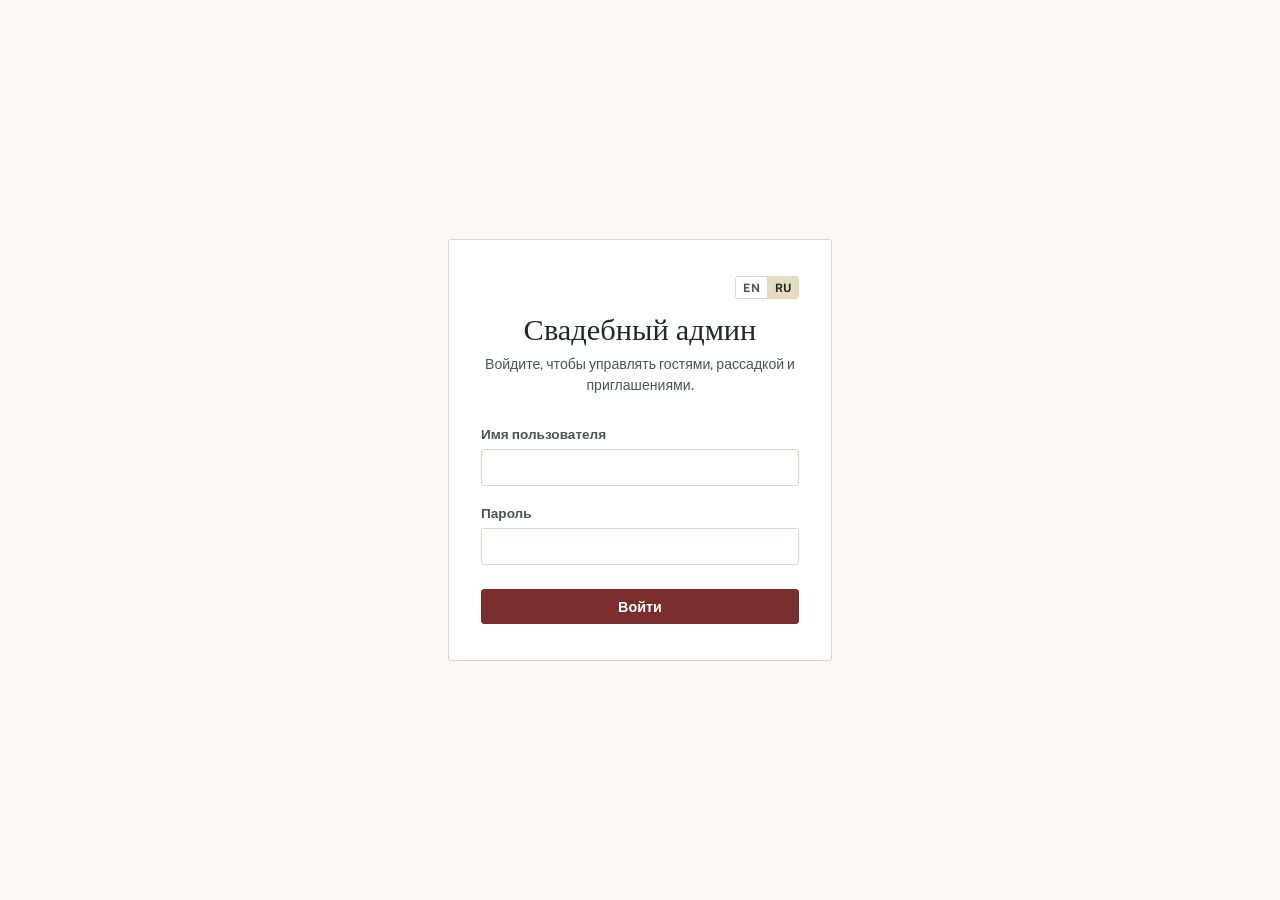
<file: src/main/resources/static/index.html>
<!DOCTYPE html>
<html lang="en">
<head>
  <meta charset="UTF-8" />
  <meta http-equiv="refresh" content="0; url=login.html" />
  <title>Wedding Admin</title>
  <link rel="icon" href="favicon.ico">
  <link rel="stylesheet" href="css/shared.css" />
</head>
<body>
  <div class="auth-shell">
    <p class="field-hint">Redirecting…</p>
  </div>

  <script type="module">
    // login.html itself already redirects straight to dashboard.html if a
    // valid session exists (see login.js), so sending everyone here first
    // is enough to get both "logged in" and "not logged in" visitors to
    // the right place — no need to duplicate that check in this file.
    location.replace('login.html');
  </script>
</body>
</html>
</file>
<file: src/main/resources/static/css/shared.css>
/* =====================================================================
   Wedding Invitation Platform — shared styles
   Design system: fine-stationery ink/wine/brass palette, hairline rules
   instead of card shadows, Fraunces for display type + Public Sans for
   body/UI. Used by the admin-facing pages (login, dashboard, hall,
   super-admin) — invitation.html is guest-facing and has its own
   self-contained, differently-branded stylesheet inline.
   ===================================================================== */

@import url('https://fonts.googleapis.com/css2?family=Fraunces:ital,opsz,wght@0,9..144,400;0,9..144,500;0,9..144,600;1,9..144,500&family=Public+Sans:wght@400;500;600;700&display=swap');

:root {
  /* Color */
  --ink: #1f2a24;
  --ink-soft: #4a5750;
  --paper: #fbf8f3;
  --paper-raised: #ffffff;
  --wine: #7a2e2e;
  --wine-dark: #5e2222;
  --brass: #b3924f;
  --brass-soft: #e7dcc2;
  --line: #ddd5c7;
  --line-soft: #ece6da;
  --danger: #a13b2c;
  --danger-bg: #f7e9e5;
  --success: #3c6e4f;
  --success-bg: #e9f2eb;

  /* Type */
  --font-display: 'Fraunces', Georgia, serif;
  --font-body: 'Public Sans', -apple-system, BlinkMacSystemFont, 'Segoe UI', sans-serif;

  /* Layout */
  --radius: 3px;
  --sidebar-width: 15rem;
  --content-max: 72rem;
}

* {
  box-sizing: border-box;
}

html {
  color-scheme: light;
}

body {
  margin: 0;
  font-family: var(--font-body);
  color: var(--ink);
  background: var(--paper);
  font-size: 15px;
  line-height: 1.5;
  -webkit-font-smoothing: antialiased;
}

h1, h2, h3, h4 {
  font-family: var(--font-display);
  font-weight: 500;
  line-height: 1.2;
  margin: 0 0 0.5em;
  color: var(--ink);
}

h1 { font-size: 1.9rem; }
h2 { font-size: 1.4rem; }
h3 { font-size: 1.1rem; }

p { margin: 0 0 1em; }

a {
  color: var(--wine);
  text-decoration: none;
}
a:hover { text-decoration: underline; }

/* Focus visibility — always keep this, never remove it */
a:focus-visible,
button:focus-visible,
input:focus-visible,
select:focus-visible,
textarea:focus-visible,
[tabindex]:focus-visible {
  outline: 2px solid var(--wine);
  outline-offset: 2px;
}

@media (prefers-reduced-motion: reduce) {
  * { animation-duration: 0.01ms !important; transition-duration: 0.01ms !important; }
}

/* ---------------------------------------------------------------------
   Buttons
   --------------------------------------------------------------------- */

.btn {
  font-family: var(--font-body);
  font-size: 0.9rem;
  font-weight: 600;
  padding: 0.55em 1.1em;
  border-radius: var(--radius);
  border: 1px solid var(--line);
  background: var(--paper-raised);
  color: var(--ink);
  cursor: pointer;
  transition: border-color 120ms ease, background 120ms ease;
  line-height: 1.2;
}
.btn:hover { border-color: var(--brass); }
.btn:disabled { opacity: 0.5; cursor: not-allowed; }

.btn-primary {
  background: var(--wine);
  border-color: var(--wine);
  color: #fff;
}
.btn-primary:hover { background: var(--wine-dark); border-color: var(--wine-dark); }

.btn-danger {
  background: var(--paper-raised);
  border-color: var(--danger);
  color: var(--danger);
}
.btn-danger:hover { background: var(--danger-bg); }

.btn-text {
  border: none;
  background: none;
  padding: 0.3em 0.4em;
  color: var(--wine);
  font-weight: 600;
}
.btn-text:hover { text-decoration: underline; background: none; }

.btn-sm { padding: 0.35em 0.75em; font-size: 0.82rem; }

.btn-icon {
  display: inline-flex;
  align-items: center;
  justify-content: center;
  padding: 0.4em;
  line-height: 0;
}
.btn-icon svg { display: block; }

.lang-toggle {
  display: inline-flex;
  border: 1px solid var(--line);
  border-radius: var(--radius);
  overflow: hidden;
}
.lang-toggle button {
  font-family: var(--font-body);
  font-size: 0.72rem;
  font-weight: 700;
  letter-spacing: 0.02em;
  padding: 0.3em 0.6em;
  border: none;
  background: var(--paper-raised);
  color: var(--ink-soft);
  cursor: pointer;
}
.lang-toggle button + button { border-left: 1px solid var(--line); }
.lang-toggle button:hover { background: var(--line-soft); color: var(--ink); }
.lang-toggle button.active { background: var(--brass-soft); color: var(--ink); cursor: default; }

/* ---------------------------------------------------------------------
   Forms
   --------------------------------------------------------------------- */

label {
  display: block;
  font-size: 0.85rem;
  font-weight: 600;
  margin-bottom: 0.35em;
  color: var(--ink-soft);
}

.field { margin-bottom: 1.1em; }

.field-hint {
  font-size: 0.78rem;
  color: var(--ink-soft);
  margin-top: 0.3em;
}

input[type="text"],
input[type="password"],
input[type="number"],
input[type="file"],
select,
textarea {
  width: 100%;
  font-family: var(--font-body);
  font-size: 0.95rem;
  padding: 0.6em 0.7em;
  border: 1px solid var(--line);
  border-radius: var(--radius);
  background: var(--paper-raised);
  color: var(--ink);
}
input:focus, select:focus, textarea:focus {
  border-color: var(--brass);
}

textarea { resize: vertical; min-height: 5rem; }

/* Replace the native select widget (a mismatched OS-grey box in every
   browser) with a plain chevron in the app's own ink tone, so dropdowns
   read as part of this form design instead of a browser default. */
select {
  appearance: none;
  -webkit-appearance: none;
  -moz-appearance: none;
  padding-right: 2.2em;
  background-image: url("data:image/svg+xml,%3Csvg xmlns='http://www.w3.org/2000/svg' viewBox='0 0 24 24' fill='none' stroke='%234a5750' stroke-width='2' stroke-linecap='round' stroke-linejoin='round'%3E%3Cpolyline points='6 9 12 15 18 9'/%3E%3C/svg%3E");
  background-repeat: no-repeat;
  background-position: right 0.7em center;
  background-size: 0.9em;
}
select:disabled {
  color: var(--ink-soft);
  cursor: not-allowed;
}

.checkbox-row {
  display: flex;
  align-items: center;
  gap: 0.5em;
}
.checkbox-row label { margin: 0; }

.form-row {
  display: flex;
  gap: 1em;
}
.form-row > .field { flex: 1; }

.member-input-row {
  display: flex;
  gap: 0.5em;
  margin-bottom: 0.5em;
}
.member-input-row input { flex: 1; }

/* ---------------------------------------------------------------------
   App shell — sidebar + content
   --------------------------------------------------------------------- */

.app-shell {
  display: flex;
  min-height: 100vh;
}

.sidebar {
  width: var(--sidebar-width);
  flex-shrink: 0;
  background: var(--paper-raised);
  border-right: 1px solid var(--line);
  padding: 1.5rem 0.9rem 1.25rem;
  display: flex;
  flex-direction: column;
  /* Stays put while long guest lists / the hall map scroll. */
  position: sticky;
  top: 0;
  height: 100vh;
  overflow-y: auto;
}

.sidebar-head {
  display: flex;
  justify-content: space-between;
  align-items: flex-start;
  padding: 0 0.6rem;
  margin-bottom: 1.25rem;
}
.sidebar-brand {
  font-family: var(--font-display);
  font-size: 1.15rem;
  margin-bottom: 0.1em;
}
.sidebar-role {
  font-size: 0.78rem;
  color: var(--ink-soft);
}

.sidebar-nav {
  display: flex;
  flex-direction: column;
  gap: 0.1rem;
}
.sidebar-group {
  font-size: 0.7rem;
  font-weight: 600;
  letter-spacing: 0.06em;
  text-transform: uppercase;
  color: var(--ink-soft);
  opacity: 0.75;
  padding: 0.9rem 0.6rem 0.3rem;
}
.sidebar-group:first-child { padding-top: 0; }
.sidebar-nav a {
  display: flex;
  align-items: center;
  gap: 0.65em;
  font-size: 0.92rem;
  font-weight: 500;
  color: var(--ink-soft);
  padding: 0.5em 0.6em;
  border-radius: var(--radius);
  text-decoration: none;
}
.sidebar-nav a svg { flex-shrink: 0; opacity: 0.8; }
.sidebar-nav a:hover { background: var(--line-soft); color: var(--ink); }
.sidebar-nav a.active {
  background: var(--brass-soft);
  color: var(--ink);
}
.sidebar-nav a.active svg { opacity: 1; }

.sidebar-footer {
  margin-top: auto;
  padding: 1.25rem 0.6rem 0;
  border-top: 1px solid var(--line-soft);
}
.sidebar-user {
  font-size: 0.82rem;
  color: var(--ink-soft);
  margin-bottom: 0.6em;
  overflow-wrap: anywhere;
}
.sidebar-footer-row {
  display: flex;
  align-items: center;
  justify-content: space-between;
  gap: 0.5em;
}
.sidebar-logout { display: inline-flex; align-items: center; gap: 0.4em; }
.sidebar-logout svg { width: 15px; height: 15px; }

.nav-icon-btn {
  display: inline-flex;
  align-items: center;
  justify-content: center;
  width: 2.25rem;
  height: 2.25rem;
  padding: 0;
  background: none;
  border: none;
  border-radius: var(--radius);
  color: var(--ink);
  cursor: pointer;
}
.nav-icon-btn:hover { background: var(--line-soft); }

/* Phone-only chrome (see the 720px media query). */
.mobile-topbar, .sidebar-close, .nav-backdrop { display: none; }

.content {
  flex: 1;
  padding: 2rem 2.5rem;
  max-width: var(--content-max);
}

.content-header {
  display: flex;
  justify-content: space-between;
  align-items: flex-start;
  margin-bottom: 1.5rem;
  gap: 1rem;
  flex-wrap: wrap;
}
.content-header .actions {
  display: flex;
  gap: 0.6em;
}

section[data-panel] { display: none; }
section[data-panel].active { display: block; }

/* ---------------------------------------------------------------------
   Tables (the "ledger")
   --------------------------------------------------------------------- */

table {
  width: 100%;
  border-collapse: collapse;
  background: var(--paper-raised);
}
th, td {
  text-align: left;
  padding: 0.7em 0.8em;
  border-bottom: 1px solid var(--line-soft);
  font-size: 0.9rem;
}
th {
  font-weight: 600;
  color: var(--ink-soft);
  font-size: 0.8rem;
  border-bottom: 1px solid var(--line);
}
tbody tr:hover { background: var(--line-soft); }

.table-wrap {
  border: 1px solid var(--line);
  border-radius: var(--radius);
  overflow: hidden;
}
.table-wrap table { border: none; }
.table-wrap tbody tr:last-child td { border-bottom: none; }

.cell-actions {
  display: flex;
  gap: 0.4em;
  justify-content: flex-end;
}

/* ---------------------------------------------------------------------
   Badges / status
   --------------------------------------------------------------------- */

.badge {
  display: inline-block;
  font-size: 0.75rem;
  font-weight: 600;
  padding: 0.2em 0.6em;
  border-radius: var(--radius);
  border: 1px solid var(--line);
  color: var(--ink-soft);
}
.badge-active { border-color: var(--success); color: var(--success); background: var(--success-bg); }
.badge-inactive { border-color: var(--line); color: var(--ink-soft); }
.badge-super { border-color: var(--brass); color: #8a6d1f; background: var(--brass-soft); }

/* ---------------------------------------------------------------------
   Messages: error banner, empty state, loading
   --------------------------------------------------------------------- */

.banner {
  padding: 0.8em 1em;
  border-radius: var(--radius);
  font-size: 0.88rem;
  margin-bottom: 1.2em;
  border: 1px solid transparent;
}
.banner-error {
  background: var(--danger-bg);
  border-color: var(--danger);
  color: var(--danger);
}
.banner-error ul { margin: 0.4em 0 0; padding-left: 1.2em; }
.banner-success {
  background: var(--success-bg);
  border-color: var(--success);
  color: var(--success);
}

.empty-state {
  padding: 3rem 1rem;
  text-align: center;
  color: var(--ink-soft);
  border: 1px dashed var(--line);
  border-radius: var(--radius);
}
.empty-state p:first-child {
  font-family: var(--font-display);
  font-size: 1.1rem;
  color: var(--ink);
}

.loading-state {
  padding: 2rem 1rem;
  text-align: center;
  color: var(--ink-soft);
  font-size: 0.9rem;
}
.spinner {
  display: inline-block;
  width: 1em;
  height: 1em;
  border: 2px solid var(--line);
  border-top-color: var(--wine);
  border-radius: 50%;
  animation: spin 700ms linear infinite;
  vertical-align: -0.15em;
  margin-right: 0.5em;
}
@keyframes spin { to { transform: rotate(360deg); } }

/* ---------------------------------------------------------------------
   Pagination
   --------------------------------------------------------------------- */

.pager {
  display: flex;
  align-items: center;
  justify-content: flex-end;
  gap: 0.75em;
  margin-top: 1rem;
  font-size: 0.85rem;
  color: var(--ink-soft);
}

/* ---------------------------------------------------------------------
   Modal / dialog
   --------------------------------------------------------------------- */

.modal-backdrop {
  position: fixed;
  inset: 0;
  background: rgba(31, 42, 36, 0.45);
  display: flex;
  align-items: flex-start;
  justify-content: center;
  padding: 3rem 1rem;
  overflow-y: auto;
  z-index: 50;
}
.modal-backdrop[hidden] { display: none; }

.modal {
  background: var(--paper-raised);
  border-radius: var(--radius);
  border: 1px solid var(--line);
  width: 100%;
  max-width: 34rem;
  padding: 1.75rem 2rem;
}
.modal-header {
  display: flex;
  justify-content: space-between;
  align-items: flex-start;
  margin-bottom: 1.25rem;
}
.modal-close {
  background: none;
  border: none;
  font-size: 1.3rem;
  line-height: 1;
  cursor: pointer;
  color: var(--ink-soft);
  padding: 0.1em 0.3em;
}
.modal-close:hover { color: var(--ink); }

.modal-footer {
  display: flex;
  justify-content: flex-end;
  gap: 0.6em;
  margin-top: 1.5rem;
  padding-top: 1.25rem;
  border-top: 1px solid var(--line-soft);
}

/* ---------------------------------------------------------------------
   Media grid (admin-side, inside guest edit modal)
   --------------------------------------------------------------------- */

.media-allowance {
  font-size: 0.85rem;
  color: var(--ink-soft);
  margin-bottom: 0.75em;
}
.media-grid {
  display: grid;
  grid-template-columns: repeat(auto-fill, minmax(5.5rem, 1fr));
  gap: 0.6em;
  margin-bottom: 0.5em;
}
.media-tile {
  position: relative;
  aspect-ratio: 1;
  border: 1px solid var(--line);
  border-radius: var(--radius);
  background: var(--line-soft);
  display: flex;
  align-items: center;
  justify-content: center;
  font-size: 0.7rem;
  color: var(--ink-soft);
  overflow: hidden;
  text-align: center;
  padding: 0.3em;
}
.media-tile button {
  position: absolute;
  top: 0.25em;
  right: 0.25em;
  background: rgba(31, 42, 36, 0.75);
  color: #fff;
  border: none;
  border-radius: 50%;
  width: 1.3em;
  height: 1.3em;
  font-size: 0.75rem;
  line-height: 1;
  cursor: pointer;
}

.media-tile img {
  position: absolute;
  inset: 0;
  width: 100%;
  height: 100%;
  object-fit: cover;
}
.media-tile a {
  position: absolute;
  inset: 0;
}
.media-tile.is-uploading {
  font-variant-numeric: tabular-nums;
}
.media-tile.is-error {
  color: var(--danger);
}

/* ---------------------------------------------------------------------
   Invitation gallery (super-admin panel)
   --------------------------------------------------------------------- */

.gallery-admin-grid {
  display: grid;
  grid-template-columns: repeat(auto-fill, minmax(14rem, 1fr));
  gap: 1rem;
}
.gallery-admin-card {
  border: 1px solid var(--line);
  border-radius: var(--radius);
  padding: 0.9rem;
  background: var(--paper-raised);
}
.gallery-admin-card img {
  width: 100%;
  aspect-ratio: 4 / 3;
  object-fit: cover;
  border-radius: var(--radius);
  margin-bottom: 0.6em;
}
.gallery-admin-card .field {
  margin-bottom: 0.5em;
}

/* ---------------------------------------------------------------------
   Seating
   --------------------------------------------------------------------- */

.table-grid {
  display: grid;
  grid-template-columns: repeat(auto-fill, minmax(15rem, 1fr));
  gap: 1rem;
}
.table-card {
  border: 1px solid var(--line);
  border-radius: var(--radius);
  padding: 1.1rem 1.2rem;
  background: var(--paper-raised);
}
.table-card-header {
  display: flex;
  justify-content: space-between;
  align-items: baseline;
  margin-bottom: 0.6em;
}
.table-card-header h3 { margin: 0; }
.table-seats-left {
  font-size: 0.82rem;
  color: var(--ink-soft);
}
.table-seats-left.full { color: var(--danger); }
.table-guest-list {
  list-style: none;
  margin: 0;
  padding: 0;
  font-size: 0.85rem;
}
.table-guest-list li {
  padding: 0.3em 0;
  border-top: 1px solid var(--line-soft);
}
.table-guest-list li:first-child { border-top: none; }
.table-guest-list li.reserved {
  color: var(--ink-soft);
  font-style: italic;
}

/* ---------------------------------------------------------------------
   Import results
   --------------------------------------------------------------------- */

.import-row-ok { color: var(--success); }
.import-row-error { color: var(--danger); }

/* ---------------------------------------------------------------------
   Login page (standalone, no sidebar)
   --------------------------------------------------------------------- */

.auth-shell {
  min-height: 100vh;
  display: flex;
  align-items: center;
  justify-content: center;
  padding: 1.5rem;
}
.auth-card {
  width: 100%;
  max-width: 24rem;
  background: var(--paper-raised);
  border: 1px solid var(--line);
  border-radius: var(--radius);
  padding: 2.25rem 2rem;
}
.auth-card h1 {
  text-align: center;
  margin-bottom: 0.2em;
}
.auth-subtitle {
  text-align: center;
  color: var(--ink-soft);
  font-size: 0.88rem;
  margin-bottom: 1.75rem;
}
.auth-card .btn-primary { width: 100%; margin-top: 0.5em; }

@media (max-width: 720px) {
  .app-shell { flex-direction: column; }

  /* One-line top bar; the sidebar becomes an off-canvas drawer behind ☰. */
  .mobile-topbar {
    display: flex;
    align-items: center;
    gap: 0.5rem;
    position: sticky;
    top: 0;
    z-index: 30;
    padding: 0.5rem 0.75rem;
    background: var(--paper-raised);
    border-bottom: 1px solid var(--line);
  }
  .mobile-topbar-title {
    font-family: var(--font-display);
    font-size: 1.1rem;
    white-space: nowrap;
    overflow: hidden;
    text-overflow: ellipsis;
  }
  .sidebar {
    position: fixed;
    top: 0;
    left: 0;
    z-index: 41; /* above the hall's unseated tray (20), below modals (50) */
    width: min(18rem, 85vw);
    height: 100%;
    border-right: 1px solid var(--line);
    transform: translateX(-100%);
    visibility: hidden;
    transition: transform 0.22s ease, visibility 0s linear 0.22s;
  }
  .nav-open .sidebar {
    transform: none;
    visibility: visible;
    transition: transform 0.22s ease;
  }
  .sidebar-close { display: inline-flex; margin: -0.4rem -0.4rem 0 0; }
  .nav-backdrop {
    display: block;
    position: fixed;
    inset: 0;
    z-index: 40;
    background: rgba(31, 42, 36, 0.35);
    opacity: 0;
    pointer-events: none;
    transition: opacity 0.22s ease;
  }
  .nav-open .nav-backdrop { opacity: 1; pointer-events: auto; }
  body.nav-open { overflow: hidden; }

  .content { padding: 1.5rem 1.25rem; }
  .table-wrap { overflow-x: auto; }
  .table-wrap table { width: max-content; min-width: 100%; }
  .cell-actions { white-space: nowrap; }
}
</file>
